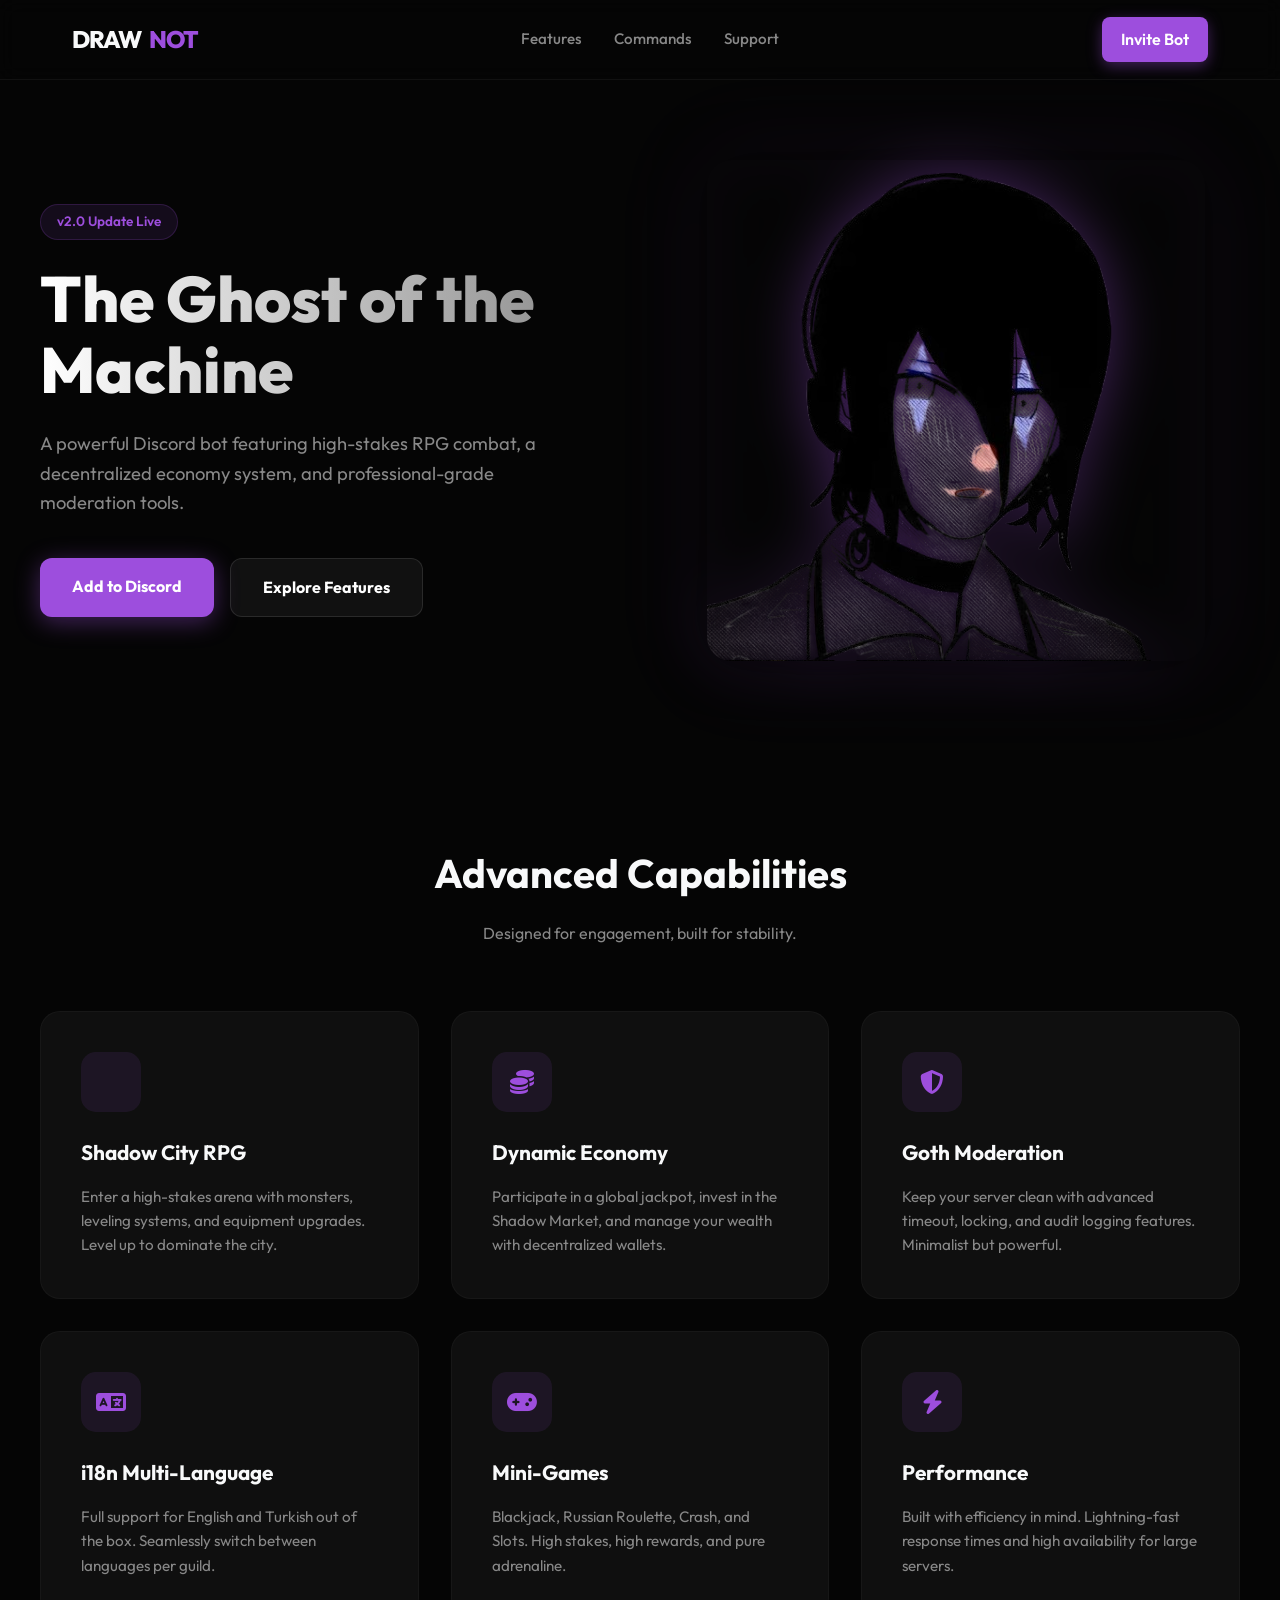
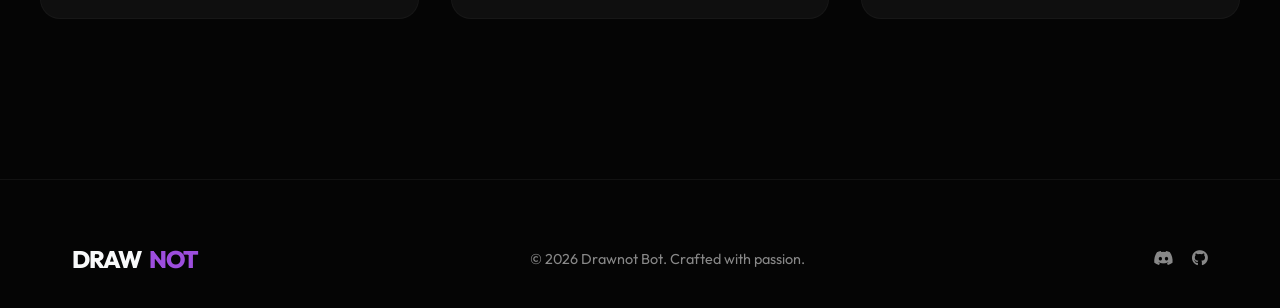
<file: index.html>
<!DOCTYPE html>
<html lang="en">

<head>
    <meta charset="UTF-8">
    <meta name="viewport" content="width=device-width, initial-scale=1.0">
    <title>Drawnot | The Ghost of the Machine - Discord Bot</title>
    <meta name="description"
        content="Experience high-stakes RPG combat, a deep economy system, and advanced moderation with Drawnot, the ultimate Discord bot. / Drawnot: Yüksek riskli RPG savaşı, derin ekonomi sistemi ve gelişmiş moderasyon sunan gelişmiş Discord botu.">
    <meta name="keywords"
        content="Discord bot, RPG combat, Economy system, Discord moderation, Multi-language bot, Turkish Discord bot, Shadow City RPG, Blackjack bot, Russian Roulette bot, Discord oyun botu, ekonomi botu">

    <!-- Favicon -->
    <link rel="shortcut icon" href="drawnotlogo.png" type="image/x-icon">

    <!-- Canonical URL -->
    <link rel="canonical" href="https://drawnot.github.io/">

    <!-- Open Graph / Facebook / Discord -->
    <meta property="og:type" content="website">
    <meta property="og:url" content="https://drawnot.github.io/">
    <meta property="og:title" content="Drawnot | The Ghost of the Machine">
    <meta property="og:description"
        content="Experience high-stakes RPG combat and advanced moderation with Drawnot. / Drawnot ile yüksek riskli RPG ve gelişmiş moderasyonu deneyimleyin.">
    <meta property="og:image" content="https://drawnot.github.io/drawnotlogo.png">

    <!-- Twitter -->
    <meta property="twitter:card" content="summary_large_image">
    <meta property="twitter:url" content="https://drawnot.github.io/">
    <meta property="twitter:title" content="Drawnot | The Ghost of the Machine">
    <meta property="twitter:description"
        content="Ultimate Discord Bot for RPG, Economy, and Moderation. / RPG, Ekonomi ve Moderasyon için en iyi Discord Botu.">
    <meta property="twitter:image" content="https://drawnot.github.io/drawnotlogo.png">

    <link rel="stylesheet" href="style.css">
    <!-- Font Awesome for icons -->
    <link rel="stylesheet" href="https://cdnjs.cloudflare.com/ajax/libs/font-awesome/6.4.0/css/all.min.css">

    <!-- Structured Data (JSON-LD) -->
    <script type="application/ld+json">
    {
      "@context": "https://schema.org",
      "@type": "SoftwareApplication",
      "name": "Drawnot",
      "operatingSystem": "All",
      "applicationCategory": "GameApplication, UtilitiesApplication",
      "description": "A powerful Discord bot featuring high-stakes RPG combat, a decentralized economy system, and professional-grade moderation tools. Supports English and Turkish.",
      "softwareVersion": "2.0",
      "offers": {
        "@type": "Offer",
        "price": "0",
        "priceCurrency": "USD"
      },
      "image": "https://drawnot.github.io/drawnotlogo.png"
    }
    </script>
</head>

<body>

    <header>
        <div class="container" style="display: flex; justify-content: space-between; align-items: center; width: 100%;">
            <a href="#" class="logo">DRAW<span>NOT</span></a>
            <nav id="nav-links">
                <a href="#features">Features</a>
                <a href="commands.html">Commands</a>
                <a href="#support">Support</a>
            </nav>
            <a href="https://discord.com/api/oauth2/authorize?client_id=1487855804693479557&permissions=8&scope=bot%20applications.commands"
                class="btn-invite" target="_blank">Invite Bot</a>
        </div>
    </header>

    <main>
        <section class="container hero">
            <div class="hero-content">
                <div class="badge">v2.0 Update Live</div>
                <h1>The Ghost of the <span>Machine</span></h1>
                <p>A powerful Discord bot featuring high-stakes RPG combat, a decentralized economy system, and
                    professional-grade moderation tools.</p>
                <div class="hero-btns">
                    <a href="https://discord.com/api/oauth2/authorize?client_id=1487855804693479557&permissions=8&scope=bot%20applications.commands"
                        class="btn-primary" target="_blank">Add to Discord</a>
                    <a href="#features" class="btn-secondary">Explore Features</a>
                </div>
            </div>
            <div class="hero-image">
                <!-- Using one of the project's Reze images as a placeholder -->
                <img src="drawnotlogo.png" alt="Drawnot Reze Character">
            </div>
        </section>

        <section id="features" class="container features">
            <div class="section-title">
                <h2>Advanced Capabilities</h2>
                <p>Designed for engagement, built for stability.</p>
            </div>
            <div class="feature-grid">
                <div class="feature-card">
                    <div class="feature-icon"><i class="fas fa-sword"></i></div>
                    <h3>Shadow City RPG</h3>
                    <p>Enter a high-stakes arena with monsters, leveling systems, and equipment upgrades. Level up to
                        dominate the city.</p>
                </div>
                <div class="feature-card">
                    <div class="feature-icon"><i class="fas fa-coins"></i></div>
                    <h3>Dynamic Economy</h3>
                    <p>Participate in a global jackpot, invest in the Shadow Market, and manage your wealth with
                        decentralized wallets.</p>
                </div>
                <div class="feature-card">
                    <div class="feature-icon"><i class="fas fa-shield-halved"></i></div>
                    <h3>Goth Moderation</h3>
                    <p>Keep your server clean with advanced timeout, locking, and audit logging features. Minimalist but
                        powerful.</p>
                </div>
                <div class="feature-card">
                    <div class="feature-icon"><i class="fas fa-language"></i></div>
                    <h3>i18n Multi-Language</h3>
                    <p>Full support for English and Turkish out of the box. Seamlessly switch between languages per
                        guild.</p>
                </div>
                <div class="feature-card">
                    <div class="feature-icon"><i class="fas fa-gamepad"></i></div>
                    <h3>Mini-Games</h3>
                    <p>Blackjack, Russian Roulette, Crash, and Slots. High stakes, high rewards, and pure adrenaline.
                    </p>
                </div>
                <div class="feature-card">
                    <div class="feature-icon"><i class="fas fa-bolt"></i></div>
                    <h3>Performance</h3>
                    <p>Built with efficiency in mind. Lightning-fast response times and high availability for large
                        servers.</p>
                </div>
            </div>
        </section>
    </main>

    <footer>
        <div class="container footer-content">
            <a href="#" class="logo">DRAW<span>NOT</span></a>
            <div class="copyright">
                &copy; 2026 Drawnot Bot. Crafted with passion.
            </div>
            <div class="socials">
                <a href="#" style="color: var(--text-muted); margin-left: 1rem;"><i class="fab fa-discord"></i></a>
                <a href="#" style="color: var(--text-muted); margin-left: 1rem;"><i class="fab fa-github"></i></a>
            </div>
        </div>
    </footer>

    <script src="script.js"></script>
</body>

</html>
</file>
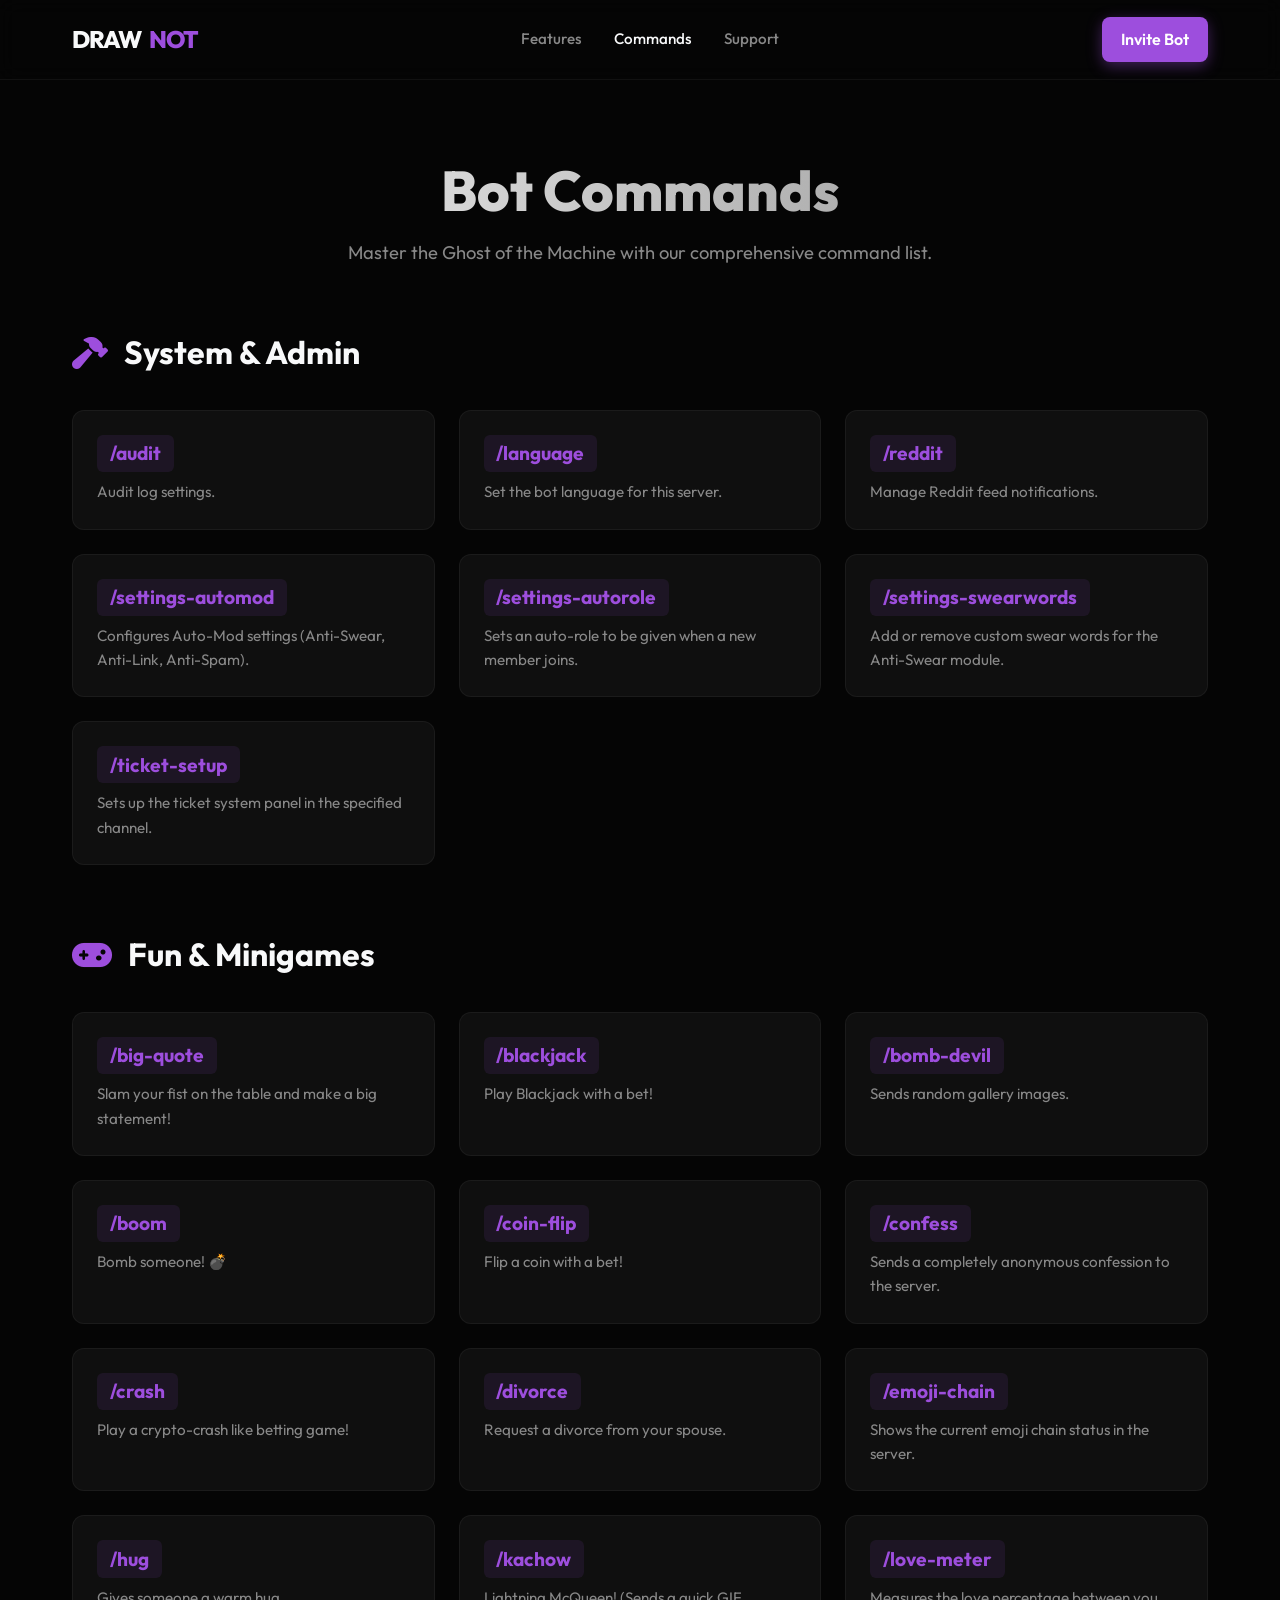
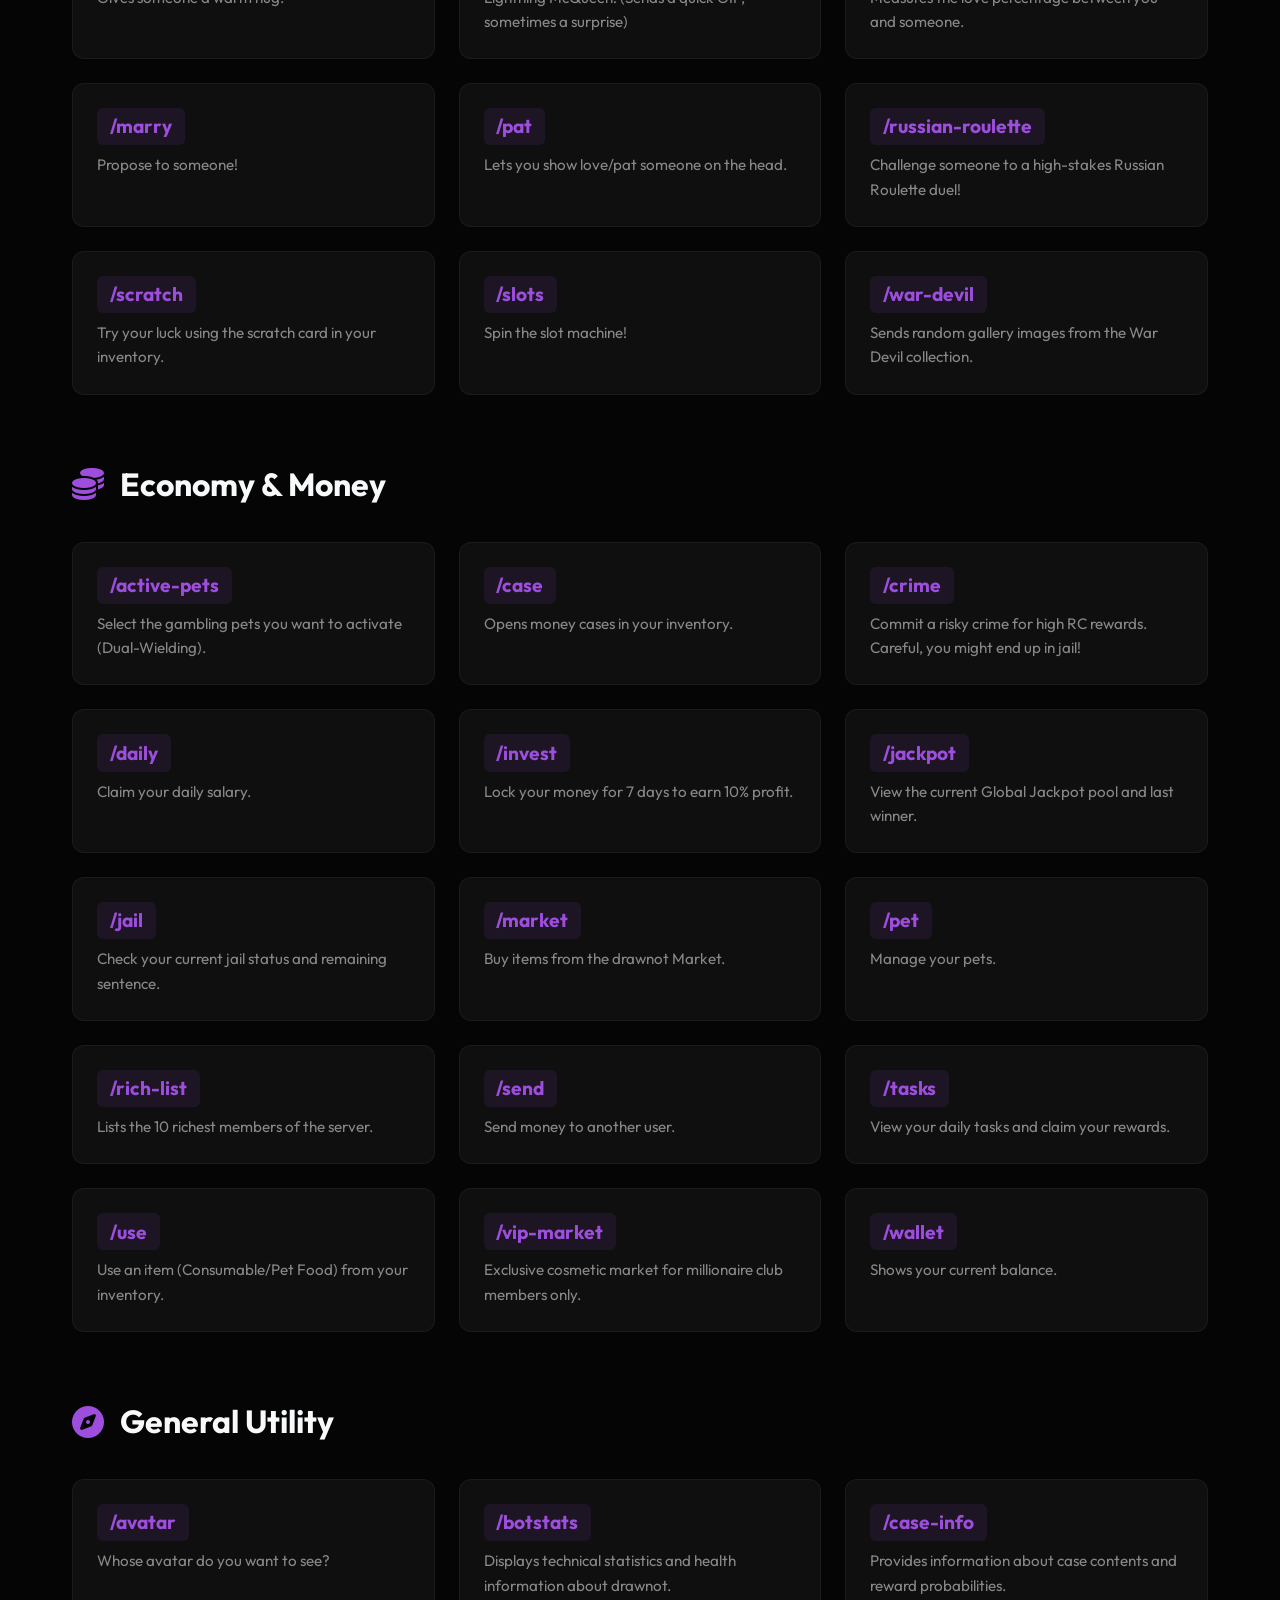
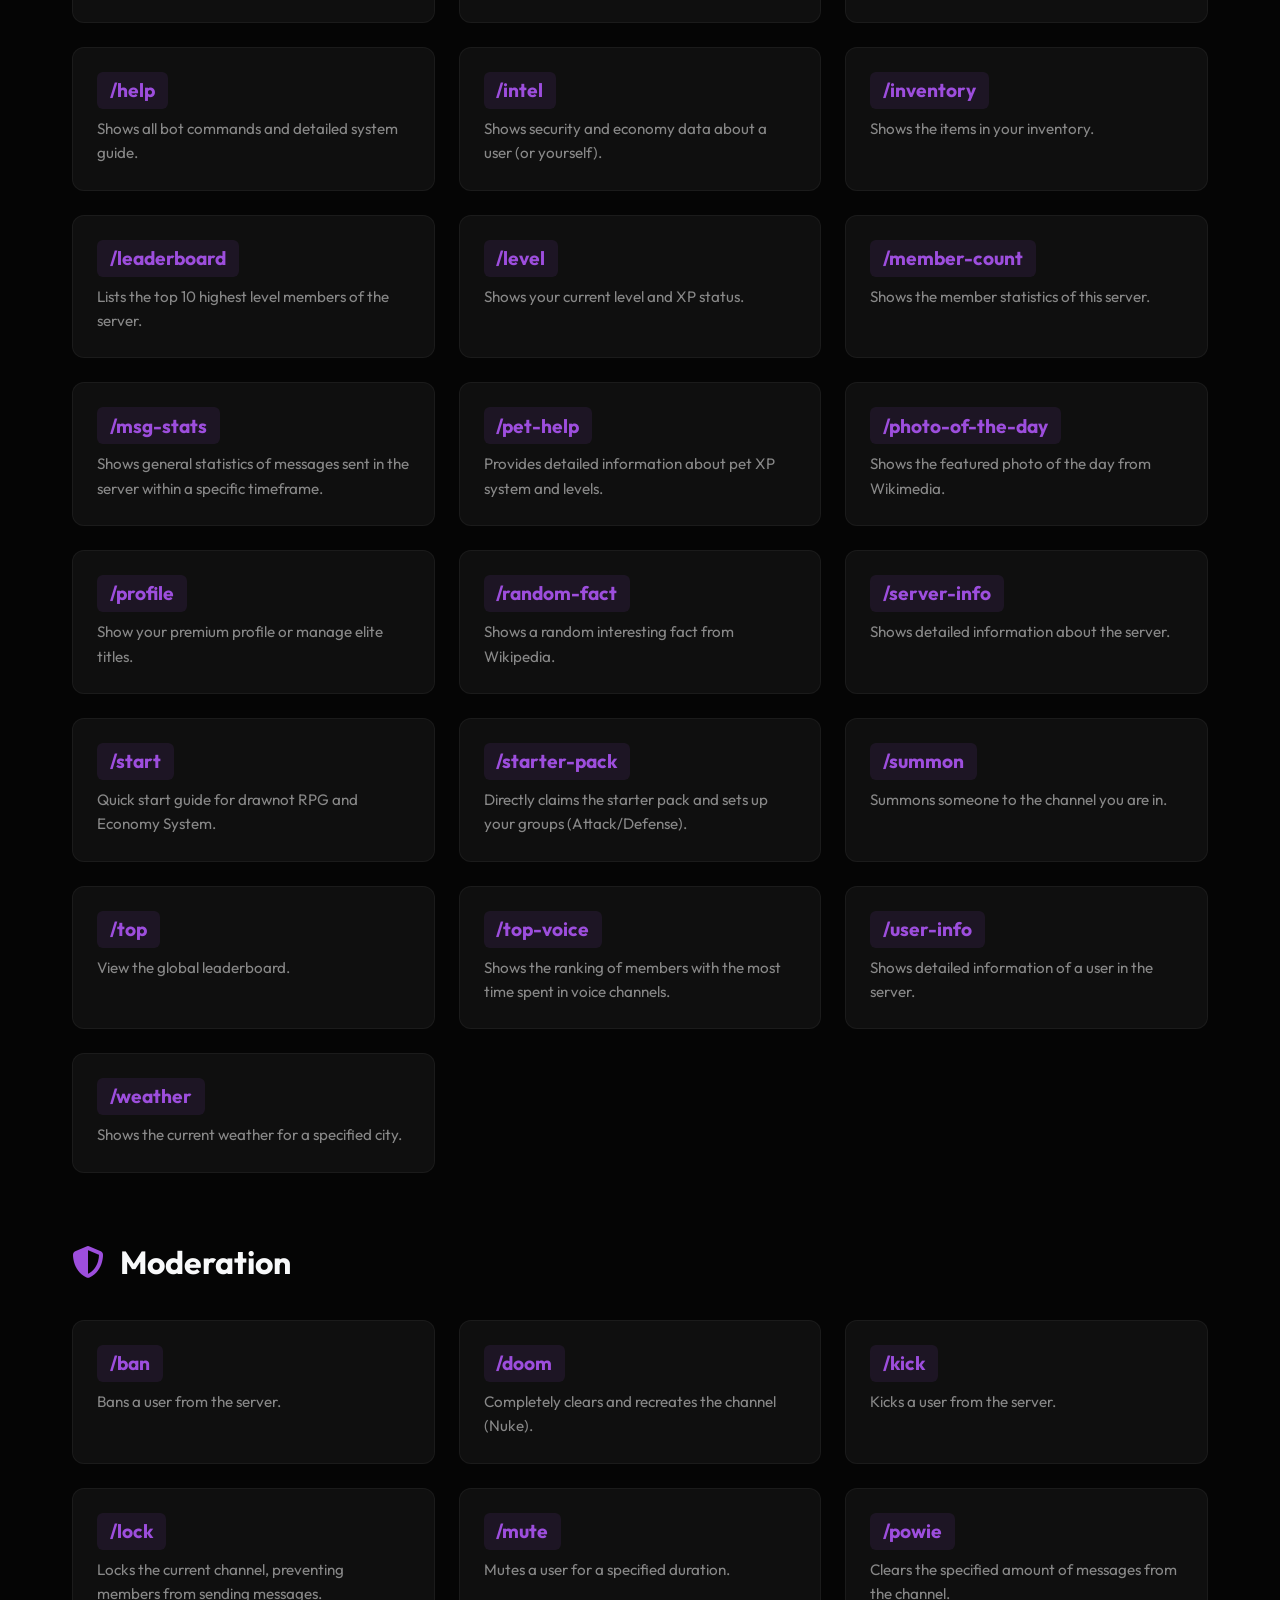
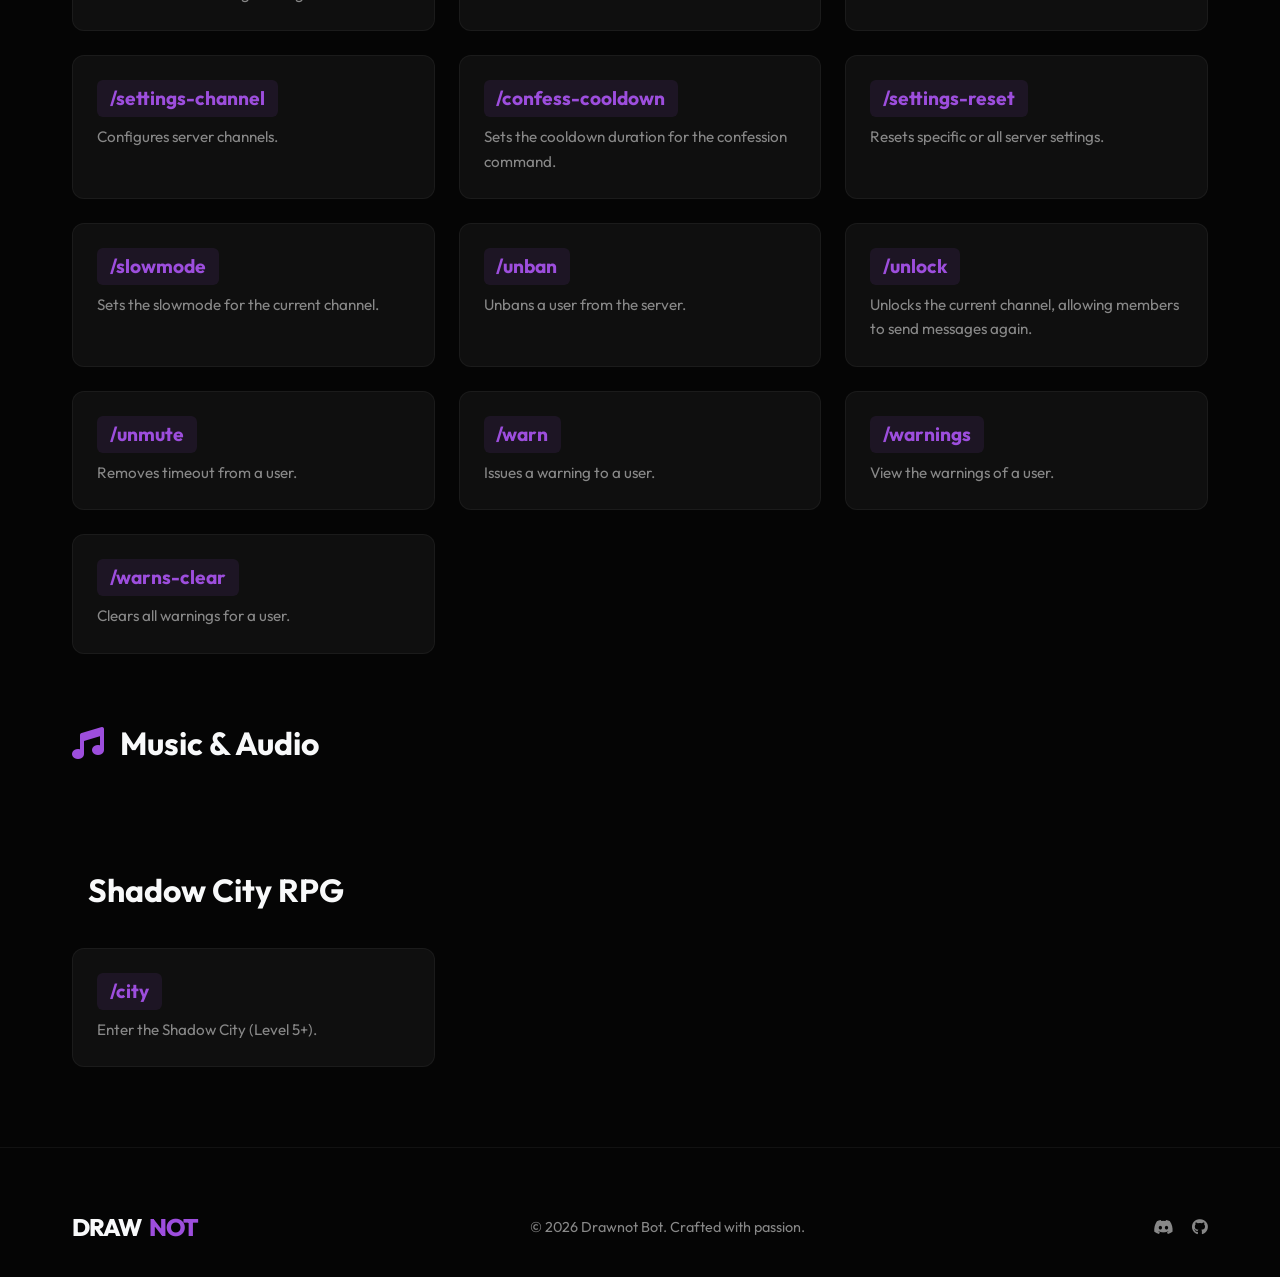
<file: commands.html>
<!DOCTYPE html>
<html lang="en">

<head>
    <meta charset="UTF-8">
    <meta name="viewport" content="width=device-width, initial-scale=1.0">
    <title>Commands | Drawnot Bot - Full Command List</title>
    <meta name="description" content="Explore the diverse and powerful commands of Drawnot Discord bot, including RPG, Economy, and Moderation. / Drawnot Discord botunun RPG, Ekonomi ve Moderasyon gibi güçlü komutlarını keşfedin.">
    <meta name="keywords" content="Drawnot commands, Discord bot commands, RPG commands, economy commands, moderation commands, bot komutları">
    
    <!-- Favicon -->
    <link rel="shortcut icon" href="drawnotlogo.png" type="image/x-icon">
    
    <!-- Canonical URL -->
    <link rel="canonical" href="https://drawnot.github.io/commands.html">

    <!-- Open Graph / Facebook / Discord -->
    <meta property="og:type" content="website">
    <meta property="og:url" content="https://drawnot.github.io/commands.html">
    <meta property="og:title" content="Drawnot Bot Commands">
    <meta property="og:description" content="Complete list of commands for the Drawnot Discord Bot. / Drawnot Discord Botu için tam komut listesi.">
    <meta property="og:image" content="https://drawnot.github.io/drawnotlogo.png">

    <!-- Twitter -->
    <meta property="twitter:card" content="summary_large_image">
    <meta property="twitter:url" content="https://drawnot.github.io/commands.html">
    <meta property="twitter:title" content="Drawnot Bot Commands">
    <meta property="twitter:description" content="Master the Ghost of the Machine with our comprehensive command list.">
    <meta property="twitter:image" content="https://drawnot.github.io/drawnotlogo.png">

    <link rel="stylesheet" href="style.css">
    <link rel="stylesheet" href="https://cdnjs.cloudflare.com/ajax/libs/font-awesome/6.4.0/css/all.min.css">
    <style>
        .commands-hero {
            padding: 160px 0 60px;
            text-align: center;
        }

        .commands-hero h1 {
            font-size: 3.5rem;
            margin-bottom: 1rem;
        }

        .commands-hero p {
            color: var(--text-muted);
            font-size: 1.15rem;
            max-width: 600px;
            margin: 0 auto;
        }

        .commands-category {
            margin-bottom: 4rem;
        }

        .category-title {
            font-size: 2rem;
            margin-bottom: 2rem;
            display: flex;
            align-items: center;
            gap: 1rem;
        }

        .category-title i {
            color: var(--accent-color);
        }

        .command-list {
            display: grid;
            grid-template-columns: repeat(auto-fill, minmax(300px, 1fr));
            gap: 1.5rem;
        }

        .command-item {
            background: var(--card-bg);
            padding: 1.5rem;
            border-radius: 12px;
            border: 1px solid rgba(255, 255, 255, 0.05);
            transition: var(--transition);
        }

        .command-item:hover {
            transform: translateY(-5px);
            border-color: rgba(157, 78, 221, 0.5);
            box-shadow: 0 5px 15px rgba(157, 78, 221, 0.1);
        }

        .cmd-name {
            font-weight: 700;
            color: var(--accent-color);
            font-size: 1.2rem;
            margin-bottom: 0.5rem;
            display: inline-block;
            background: rgba(157, 78, 221, 0.1);
            padding: 0.2rem 0.8rem;
            border-radius: 6px;
        }

        .cmd-desc {
            color: var(--text-muted);
            font-size: 0.95rem;
        }
    </style>
</head>

<body>

    <header>
        <div class="container" style="display: flex; justify-content: space-between; align-items: center; width: 100%;">
            <a href="index.html" class="logo">DRAW<span>NOT</span></a>
            <nav id="nav-links">
                <a href="index.html#features">Features</a>
                <a href="commands.html" style="color: var(--text-main);">Commands</a>
                <a href="index.html#support">Support</a>
            </nav>
            <a href="https://discord.com/api/oauth2/authorize?client_id=1487855804693479557&permissions=8&scope=bot%20applications.commands"
                class="btn-invite" target="_blank">Invite Bot</a>
        </div>
    </header>

    <main>
        <section class="container commands-hero">
            <h1>Bot <span>Commands</span></h1>
            <p>Master the Ghost of the Machine with our comprehensive command list.</p>
        </section>

        <section class="container">

            <div class="commands-category">
                <h2 class="category-title"><i class="fas fa-hammer"></i> System & Admin</h2>
                <div class="command-list">


                    <div class="command-item">
                        <div class="cmd-name">/audit</div>
                        <div class="cmd-desc">Audit log settings.</div>
                    </div>
                    <div class="command-item">
                        <div class="cmd-name">/language</div>
                        <div class="cmd-desc">Set the bot language for this server.</div>
                    </div>
                    <div class="command-item">
                        <div class="cmd-name">/reddit</div>
                        <div class="cmd-desc">Manage Reddit feed notifications.</div>
                    </div>
                    <div class="command-item">
                        <div class="cmd-name">/settings-automod</div>
                        <div class="cmd-desc">Configures Auto-Mod settings (Anti-Swear, Anti-Link, Anti-Spam).</div>
                    </div>
                    <div class="command-item">
                        <div class="cmd-name">/settings-autorole</div>
                        <div class="cmd-desc">Sets an auto-role to be given when a new member joins.</div>
                    </div>
                    <div class="command-item">
                        <div class="cmd-name">/settings-swearwords</div>
                        <div class="cmd-desc">Add or remove custom swear words for the Anti-Swear module.</div>
                    </div>
                    <div class="command-item">
                        <div class="cmd-name">/ticket-setup</div>
                        <div class="cmd-desc">Sets up the ticket system panel in the specified channel.</div>
                    </div>
                </div>
            </div>

            <div class="commands-category">
                <h2 class="category-title"><i class="fas fa-gamepad"></i> Fun & Minigames</h2>
                <div class="command-list">

                    <div class="command-item">
                        <div class="cmd-name">/big-quote</div>
                        <div class="cmd-desc">Slam your fist on the table and make a big statement!</div>
                    </div>
                    <div class="command-item">
                        <div class="cmd-name">/blackjack</div>
                        <div class="cmd-desc">Play Blackjack with a bet!</div>
                    </div>
                    <div class="command-item">
                        <div class="cmd-name">/bomb-devil</div>
                        <div class="cmd-desc">Sends random gallery images.</div>
                    </div>
                    <div class="command-item">
                        <div class="cmd-name">/boom</div>
                        <div class="cmd-desc">Bomb someone! 💣</div>
                    </div>
                    <div class="command-item">
                        <div class="cmd-name">/coin-flip</div>
                        <div class="cmd-desc">Flip a coin with a bet!</div>
                    </div>
                    <div class="command-item">
                        <div class="cmd-name">/confess</div>
                        <div class="cmd-desc">Sends a completely anonymous confession to the server.</div>
                    </div>
                    <div class="command-item">
                        <div class="cmd-name">/crash</div>
                        <div class="cmd-desc">Play a crypto-crash like betting game!</div>
                    </div>
                    <div class="command-item">
                        <div class="cmd-name">/divorce</div>
                        <div class="cmd-desc">Request a divorce from your spouse.</div>
                    </div>
                    <div class="command-item">
                        <div class="cmd-name">/emoji-chain</div>
                        <div class="cmd-desc">Shows the current emoji chain status in the server.</div>
                    </div>
                    <div class="command-item">
                        <div class="cmd-name">/hug</div>
                        <div class="cmd-desc">Gives someone a warm hug.</div>
                    </div>
                    <div class="command-item">
                        <div class="cmd-name">/kachow</div>
                        <div class="cmd-desc">Lightning McQueen! (Sends a quick GIF, sometimes a surprise)</div>
                    </div>
                    <div class="command-item">
                        <div class="cmd-name">/love-meter</div>
                        <div class="cmd-desc">Measures the love percentage between you and someone.</div>
                    </div>
                    <div class="command-item">
                        <div class="cmd-name">/marry</div>
                        <div class="cmd-desc">Propose to someone!</div>
                    </div>
                    <div class="command-item">
                        <div class="cmd-name">/pat</div>
                        <div class="cmd-desc">Lets you show love/pat someone on the head.</div>
                    </div>
                    <div class="command-item">
                        <div class="cmd-name">/russian-roulette</div>
                        <div class="cmd-desc">Challenge someone to a high-stakes Russian Roulette duel!</div>
                    </div>
                    <div class="command-item">
                        <div class="cmd-name">/scratch</div>
                        <div class="cmd-desc">Try your luck using the scratch card in your inventory.</div>
                    </div>

                    <div class="command-item">
                        <div class="cmd-name">/slots</div>
                        <div class="cmd-desc">Spin the slot machine!</div>
                    </div>
                    <div class="command-item">
                        <div class="cmd-name">/war-devil</div>
                        <div class="cmd-desc">Sends random gallery images from the War Devil collection.</div>
                    </div>

                </div>
            </div>

            <div class="commands-category">
                <h2 class="category-title"><i class="fas fa-coins"></i> Economy & Money</h2>
                <div class="command-list">

                    <div class="command-item">
                        <div class="cmd-name">/active-pets</div>
                        <div class="cmd-desc">Select the gambling pets you want to activate (Dual-Wielding).</div>
                    </div>

                    <div class="command-item">
                        <div class="cmd-name">/case</div>
                        <div class="cmd-desc">Opens money cases in your inventory.</div>
                    </div>
                    <div class="command-item">
                        <div class="cmd-name">/crime</div>
                        <div class="cmd-desc">Commit a risky crime for high RC rewards. Careful, you might end up in
                            jail!</div>
                    </div>
                    <div class="command-item">
                        <div class="cmd-name">/daily</div>
                        <div class="cmd-desc">Claim your daily salary.</div>
                    </div>
                    <div class="command-item">
                        <div class="cmd-name">/invest</div>
                        <div class="cmd-desc">Lock your money for 7 days to earn 10% profit.</div>
                    </div>
                    <div class="command-item">
                        <div class="cmd-name">/jackpot</div>
                        <div class="cmd-desc">View the current Global Jackpot pool and last winner.</div>
                    </div>
                    <div class="command-item">
                        <div class="cmd-name">/jail</div>
                        <div class="cmd-desc">Check your current jail status and remaining sentence.</div>
                    </div>
                    <div class="command-item">
                        <div class="cmd-name">/market</div>
                        <div class="cmd-desc">Buy items from the drawnot Market.</div>
                    </div>
                    <div class="command-item">
                        <div class="cmd-name">/pet</div>
                        <div class="cmd-desc">Manage your pets.</div>
                    </div>
                    <div class="command-item">
                        <div class="cmd-name">/rich-list</div>
                        <div class="cmd-desc">Lists the 10 richest members of the server.</div>
                    </div>
                    <div class="command-item">
                        <div class="cmd-name">/send</div>
                        <div class="cmd-desc">Send money to another user.</div>
                    </div>
                    <div class="command-item">
                        <div class="cmd-name">/tasks</div>
                        <div class="cmd-desc">View your daily tasks and claim your rewards.</div>
                    </div>
                    <div class="command-item">
                        <div class="cmd-name">/use</div>
                        <div class="cmd-desc">Use an item (Consumable/Pet Food) from your inventory.</div>
                    </div>
                    <div class="command-item">
                        <div class="cmd-name">/vip-market</div>
                        <div class="cmd-desc">Exclusive cosmetic market for millionaire club members only.</div>
                    </div>
                    <div class="command-item">
                        <div class="cmd-name">/wallet</div>
                        <div class="cmd-desc">Shows your current balance.</div>
                    </div>
                </div>
            </div>

            <div class="commands-category">
                <h2 class="category-title"><i class="fas fa-compass"></i> General Utility</h2>
                <div class="command-list">

                    <div class="command-item">
                        <div class="cmd-name">/avatar</div>
                        <div class="cmd-desc">Whose avatar do you want to see?</div>
                    </div>
                    <div class="command-item">
                        <div class="cmd-name">/botstats</div>
                        <div class="cmd-desc">Displays technical statistics and health information about drawnot.</div>
                    </div>
                    <div class="command-item">
                        <div class="cmd-name">/case-info</div>
                        <div class="cmd-desc">Provides information about case contents and reward probabilities.</div>
                    </div>
                    <div class="command-item">
                        <div class="cmd-name">/help</div>
                        <div class="cmd-desc">Shows all bot commands and detailed system guide.</div>
                    </div>
                    <div class="command-item">
                        <div class="cmd-name">/intel</div>
                        <div class="cmd-desc">Shows security and economy data about a user (or yourself).</div>
                    </div>
                    <div class="command-item">
                        <div class="cmd-name">/inventory</div>
                        <div class="cmd-desc">Shows the items in your inventory.</div>
                    </div>
                    <div class="command-item">
                        <div class="cmd-name">/leaderboard</div>
                        <div class="cmd-desc">Lists the top 10 highest level members of the server.</div>
                    </div>
                    <div class="command-item">
                        <div class="cmd-name">/level</div>
                        <div class="cmd-desc">Shows your current level and XP status.</div>
                    </div>
                    <div class="command-item">
                        <div class="cmd-name">/member-count</div>
                        <div class="cmd-desc">Shows the member statistics of this server.</div>
                    </div>
                    <div class="command-item">
                        <div class="cmd-name">/msg-stats</div>
                        <div class="cmd-desc">Shows general statistics of messages sent in the server within a specific
                            timeframe.</div>
                    </div>
                    <div class="command-item">
                        <div class="cmd-name">/pet-help</div>
                        <div class="cmd-desc">Provides detailed information about pet XP system and levels.</div>
                    </div>
                    <div class="command-item">
                        <div class="cmd-name">/photo-of-the-day</div>
                        <div class="cmd-desc">Shows the featured photo of the day from Wikimedia.</div>
                    </div>
                    <div class="command-item">
                        <div class="cmd-name">/profile</div>
                        <div class="cmd-desc">Show your premium profile or manage elite titles.</div>
                    </div>
                    <div class="command-item">
                        <div class="cmd-name">/random-fact</div>
                        <div class="cmd-desc">Shows a random interesting fact from Wikipedia.</div>
                    </div>
                    <div class="command-item">
                        <div class="cmd-name">/server-info</div>
                        <div class="cmd-desc">Shows detailed information about the server.</div>
                    </div>
                    <div class="command-item">
                        <div class="cmd-name">/start</div>
                        <div class="cmd-desc">Quick start guide for drawnot RPG and Economy System.</div>
                    </div>
                    <div class="command-item">
                        <div class="cmd-name">/starter-pack</div>
                        <div class="cmd-desc">Directly claims the starter pack and sets up your groups (Attack/Defense).
                        </div>
                    </div>
                    <div class="command-item">
                        <div class="cmd-name">/summon</div>
                        <div class="cmd-desc">Summons someone to the channel you are in.</div>
                    </div>
                    <div class="command-item">
                        <div class="cmd-name">/top</div>
                        <div class="cmd-desc">View the global leaderboard.</div>
                    </div>
                    <div class="command-item">
                        <div class="cmd-name">/top-voice</div>
                        <div class="cmd-desc">Shows the ranking of members with the most time spent in voice channels.
                        </div>
                    </div>
                    <div class="command-item">
                        <div class="cmd-name">/user-info</div>
                        <div class="cmd-desc">Shows detailed information of a user in the server.</div>
                    </div>
                    <div class="command-item">
                        <div class="cmd-name">/weather</div>
                        <div class="cmd-desc">Shows the current weather for a specified city.</div>
                    </div>
                </div>
            </div>

            <div class="commands-category">
                <h2 class="category-title"><i class="fas fa-shield-halved"></i> Moderation</h2>
                <div class="command-list">

                    <div class="command-item">
                        <div class="cmd-name">/ban</div>
                        <div class="cmd-desc">Bans a user from the server.</div>
                    </div>
                    <div class="command-item">
                        <div class="cmd-name">/doom</div>
                        <div class="cmd-desc">Completely clears and recreates the channel (Nuke).</div>
                    </div>
                    <div class="command-item">
                        <div class="cmd-name">/kick</div>
                        <div class="cmd-desc">Kicks a user from the server.</div>
                    </div>
                    <div class="command-item">
                        <div class="cmd-name">/lock</div>
                        <div class="cmd-desc">Locks the current channel, preventing members from sending messages.</div>
                    </div>
                    <div class="command-item">
                        <div class="cmd-name">/mute</div>
                        <div class="cmd-desc">Mutes a user for a specified duration.</div>
                    </div>
                    <div class="command-item">
                        <div class="cmd-name">/powie</div>
                        <div class="cmd-desc">Clears the specified amount of messages from the channel.</div>
                    </div>
                    <div class="command-item">
                        <div class="cmd-name">/settings-channel</div>
                        <div class="cmd-desc">Configures server channels.</div>
                    </div>
                    <div class="command-item">
                        <div class="cmd-name">/confess-cooldown</div>
                        <div class="cmd-desc">Sets the cooldown duration for the confession command.</div>
                    </div>
                    <div class="command-item">
                        <div class="cmd-name">/settings-reset</div>
                        <div class="cmd-desc">Resets specific or all server settings.</div>
                    </div>
                    <div class="command-item">
                        <div class="cmd-name">/slowmode</div>
                        <div class="cmd-desc">Sets the slowmode for the current channel.</div>
                    </div>
                    <div class="command-item">
                        <div class="cmd-name">/unban</div>
                        <div class="cmd-desc">Unbans a user from the server.</div>
                    </div>
                    <div class="command-item">
                        <div class="cmd-name">/unlock</div>
                        <div class="cmd-desc">Unlocks the current channel, allowing members to send messages again.
                        </div>
                    </div>
                    <div class="command-item">
                        <div class="cmd-name">/unmute</div>
                        <div class="cmd-desc">Removes timeout from a user.</div>
                    </div>
                    <div class="command-item">
                        <div class="cmd-name">/warn</div>
                        <div class="cmd-desc">Issues a warning to a user.</div>
                    </div>
                    <div class="command-item">
                        <div class="cmd-name">/warnings</div>
                        <div class="cmd-desc">View the warnings of a user.</div>
                    </div>
                    <div class="command-item">
                        <div class="cmd-name">/warns-clear</div>
                        <div class="cmd-desc">Clears all warnings for a user.</div>
                    </div>
                </div>
            </div>

            <div class="commands-category">
                <h2 class="category-title"><i class="fas fa-music"></i> Music & Audio</h2>
                <div class="command-list">


                </div>
            </div>

            <div class="commands-category">
                <h2 class="category-title"><i class="fas fa-sword"></i> Shadow City RPG</h2>
                <div class="command-list">

                    <div class="command-item">
                        <div class="cmd-name">/city</div>
                        <div class="cmd-desc">Enter the Shadow City (Level 5+).</div>
                    </div>
                </div>
            </div>

        </section>
    </main>

    <footer>
        <div class="container footer-content">
            <a href="index.html" class="logo">DRAW<span>NOT</span></a>
            <div class="copyright">
                &copy; 2026 Drawnot Bot. Crafted with passion.
            </div>
            <div class="socials">
                <a href="#" style="color: var(--text-muted); margin-left: 1rem;"><i class="fab fa-discord"></i></a>
                <a href="#" style="color: var(--text-muted); margin-left: 1rem;"><i class="fab fa-github"></i></a>
            </div>
        </div>
    </footer>

    <script src="script.js"></script>
</body>

</html>
</file>
<file: style.css>
@import url('https://fonts.googleapis.com/css2?family=Outfit:wght@300;400;600;800&display=swap');

:root {
    --bg-color: #050505;
    --card-bg: #0f0f0f;
    --accent-color: #9d4edd;
    --accent-glow: rgba(157, 78, 221, 0.4);
    --text-main: #f8f9fa;
    --text-muted: #888;
    --transition: all 0.3s cubic-bezier(0.4, 0, 0.2, 1);
}

* {
    margin: 0;
    padding: 0;
    box-sizing: border-box;
}

body {
    background-color: var(--bg-color);
    color: var(--text-main);
    font-family: 'Outfit', sans-serif;
    line-height: 1.6;
    overflow-x: hidden;
}

/* Custom Scrollbar */
::-webkit-scrollbar {
    width: 8px;
}
::-webkit-scrollbar-track {
    background: var(--bg-color);
}
::-webkit-scrollbar-thumb {
    background: #222;
    border-radius: 10px;
}
::-webkit-scrollbar-thumb:hover {
    background: var(--accent-color);
}

/* Container */
.container {
    max-width: 1200px;
    margin: 0 auto;
    padding: 0 2rem;
}

/* Header */
header {
    height: 80px;
    display: flex;
    align-items: center;
    justify-content: space-between;
    position: fixed;
    top: 0;
    left: 0;
    width: 100%;
    z-index: 1000;
    background: rgba(5, 5, 5, 0.8);
    backdrop-filter: blur(10px);
    border-bottom: 1px solid rgba(255, 255, 255, 0.05);
}

.logo {
    font-size: 1.5rem;
    font-weight: 800;
    letter-spacing: -1px;
    color: var(--text-main);
    text-decoration: none;
    display: flex;
    align-items: center;
    gap: 0.5rem;
}

.logo span {
    color: var(--accent-color);
}

nav {
    display: flex;
    gap: 2rem;
}

nav a {
    color: var(--text-muted);
    text-decoration: none;
    font-weight: 500;
    font-size: 0.95rem;
    transition: var(--transition);
}

nav a:hover {
    color: var(--text-main);
}

.btn-invite {
    background: var(--accent-color);
    color: white;
    padding: 0.6rem 1.2rem;
    border-radius: 8px;
    text-decoration: none;
    font-weight: 600;
    transition: var(--transition);
    box-shadow: 0 4px 15px var(--accent-glow);
}

.btn-invite:hover {
    transform: translateY(-2px);
    box-shadow: 0 6px 20px var(--accent-glow);
}

/* Hero Section */
.hero {
    padding: 160px 0 100px;
    display: flex;
    align-items: center;
    justify-content: space-between;
    gap: 4rem;
}

.hero-content {
    flex: 1;
}

.badge {
    display: inline-block;
    padding: 0.4rem 1rem;
    background: rgba(157, 78, 221, 0.1);
    color: var(--accent-color);
    border-radius: 100px;
    font-size: 0.85rem;
    font-weight: 600;
    margin-bottom: 1.5rem;
    border: 1px solid rgba(157, 78, 221, 0.2);
}

h1 {
    font-size: 4rem;
    font-weight: 800;
    line-height: 1.1;
    margin-bottom: 1.5rem;
    background: linear-gradient(to right, #fff, #888);
    -webkit-background-clip: text;
    -webkit-text-fill-color: transparent;
}

.hero p {
    font-size: 1.15rem;
    color: var(--text-muted);
    margin-bottom: 2.5rem;
    max-width: 500px;
}

.hero-btns {
    display: flex;
    gap: 1rem;
}

.btn-primary {
    background: var(--accent-color);
    color: white;
    padding: 1rem 2rem;
    border-radius: 12px;
    text-decoration: none;
    font-weight: 700;
    transition: var(--transition);
    box-shadow: 0 5px 25px var(--accent-glow);
}

.btn-secondary {
    background: rgba(255, 255, 255, 0.05);
    color: white;
    padding: 1rem 2rem;
    border-radius: 12px;
    text-decoration: none;
    font-weight: 700;
    transition: var(--transition);
    border: 1px solid rgba(255, 255, 255, 0.1);
}

.btn-primary:hover {
    transform: scale(1.05);
    box-shadow: 0 8px 30px var(--accent-glow);
}

.hero-image {
    flex: 1;
    position: relative;
    display: flex;
    justify-content: center;
}

.hero-image img {
    max-width: 100%;
    border-radius: 24px;
    box-shadow: 0 0 50px rgba(0, 0, 0, 0.5);
    animation: floating 6s ease-in-out infinite;
    filter: drop-shadow(0 0 30px var(--accent-glow));
}

@keyframes floating {
    0% { transform: translateY(0px); }
    50% { transform: translateY(-20px); }
    100% { transform: translateY(0px); }
}

/* Features */
.features {
    padding: 80px 0;
}

.section-title {
    text-align: center;
    margin-bottom: 4rem;
}

.section-title h2 {
    font-size: 2.5rem;
    margin-bottom: 1rem;
}

.section-title p {
    color: var(--text-muted);
}

.feature-grid {
    display: grid;
    grid-template-columns: repeat(3, 1fr);
    gap: 2rem;
}

.feature-card {
    background: var(--card-bg);
    padding: 2.5rem;
    border-radius: 20px;
    border: 1px solid rgba(255, 255, 255, 0.03);
    transition: var(--transition);
    position: relative;
    overflow: hidden;
}

.feature-card:hover {
    transform: translateY(-10px);
    border-color: var(--accent-color);
    background: #151515;
}

.feature-icon {
    width: 60px;
    height: 60px;
    background: rgba(157, 78, 221, 0.1);
    border-radius: 15px;
    display: flex;
    align-items: center;
    justify-content: center;
    margin-bottom: 1.5rem;
    font-size: 1.5rem;
    color: var(--accent-color);
}

.feature-card h3 {
    margin-bottom: 1rem;
    font-size: 1.3rem;
}

.feature-card p {
    color: var(--text-muted);
    font-size: 0.95rem;
}

/* Footer */
footer {
    padding: 60px 0 30px;
    border-top: 1px solid rgba(255, 255, 255, 0.05);
    margin-top: 80px;
}

.footer-content {
    display: flex;
    justify-content: space-between;
    align-items: center;
    flex-wrap: wrap;
    gap: 2rem;
}

.copyright {
    color: var(--text-muted);
    font-size: 0.9rem;
}

/* Responsive */
@media (max-width: 992px) {
    .hero {
        flex-direction: column-reverse;
        text-align: center;
        padding-top: 120px;
    }
    .hero h1 { font-size: 3rem; }
    .hero-btns { justify-content: center; }
    .hero-content { display: flex; flex-direction: column; align-items: center; }
    .feature-grid { grid-template-columns: 1fr; }
}
</file>
